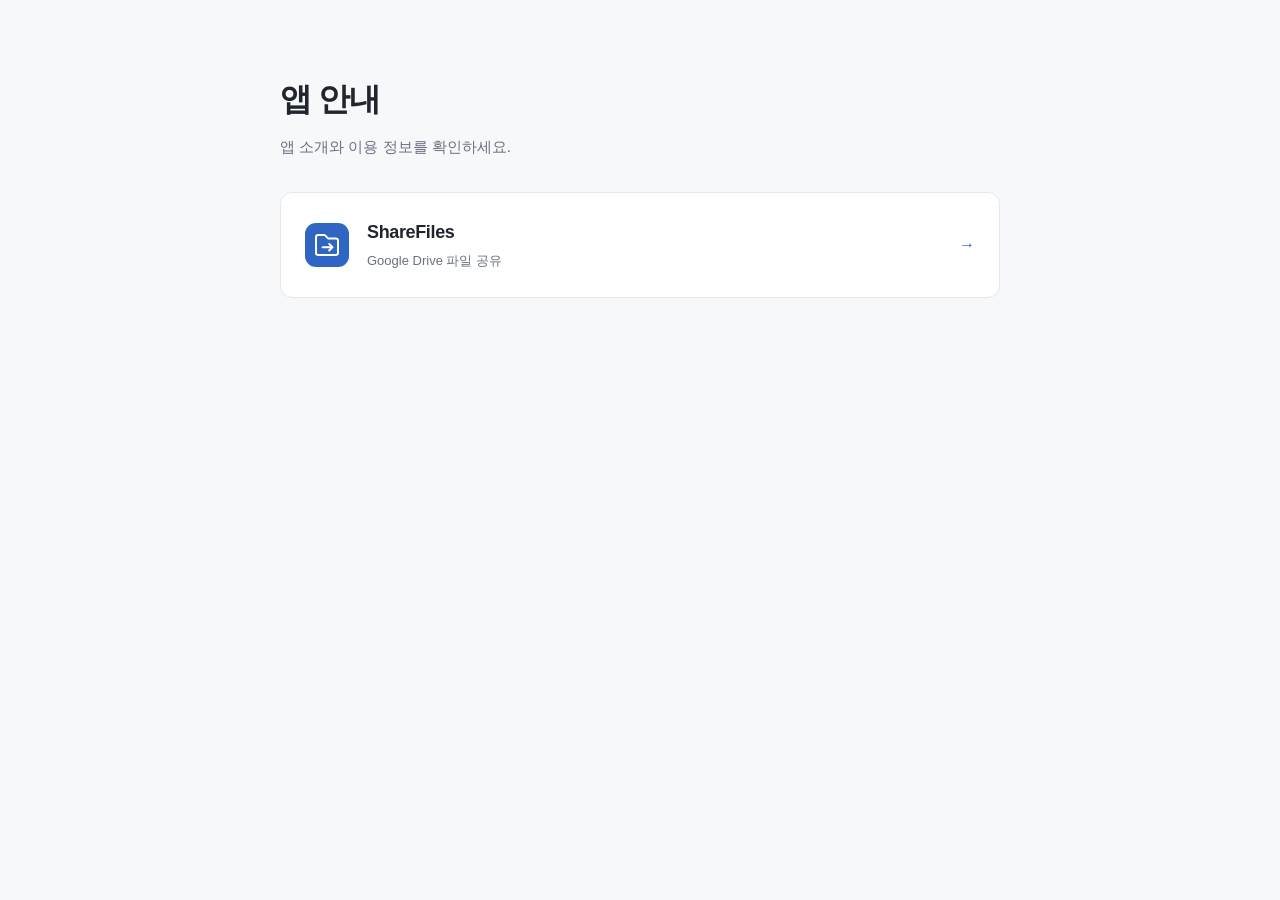
<file: index.html>
<!doctype html>
<html lang="ko">
<head>
  <meta charset="utf-8">
  <meta name="viewport" content="width=device-width, initial-scale=1">
  <meta name="color-scheme" content="light dark">
  <meta name="description" content="앱 소개와 이용 정보를 확인하세요.">
  <title>앱 안내</title>
  <link rel="stylesheet" href="site.css">
</head>
<body>
  <main>
    <header><h1>앱 안내</h1><p>앱 소개와 이용 정보를 확인하세요.</p></header>
    <nav aria-label="앱 목록">
      <a class="app" href="sharefiles/">
        <img src="sharefiles/favicon.svg" width="44" height="44" alt="">
        <div><h2>ShareFiles</h2><p>Google Drive 파일 공유</p></div>
        <span class="arrow" aria-hidden="true">→</span>
      </a>
    </nav>
  </main>
</body>
</html>
</file>
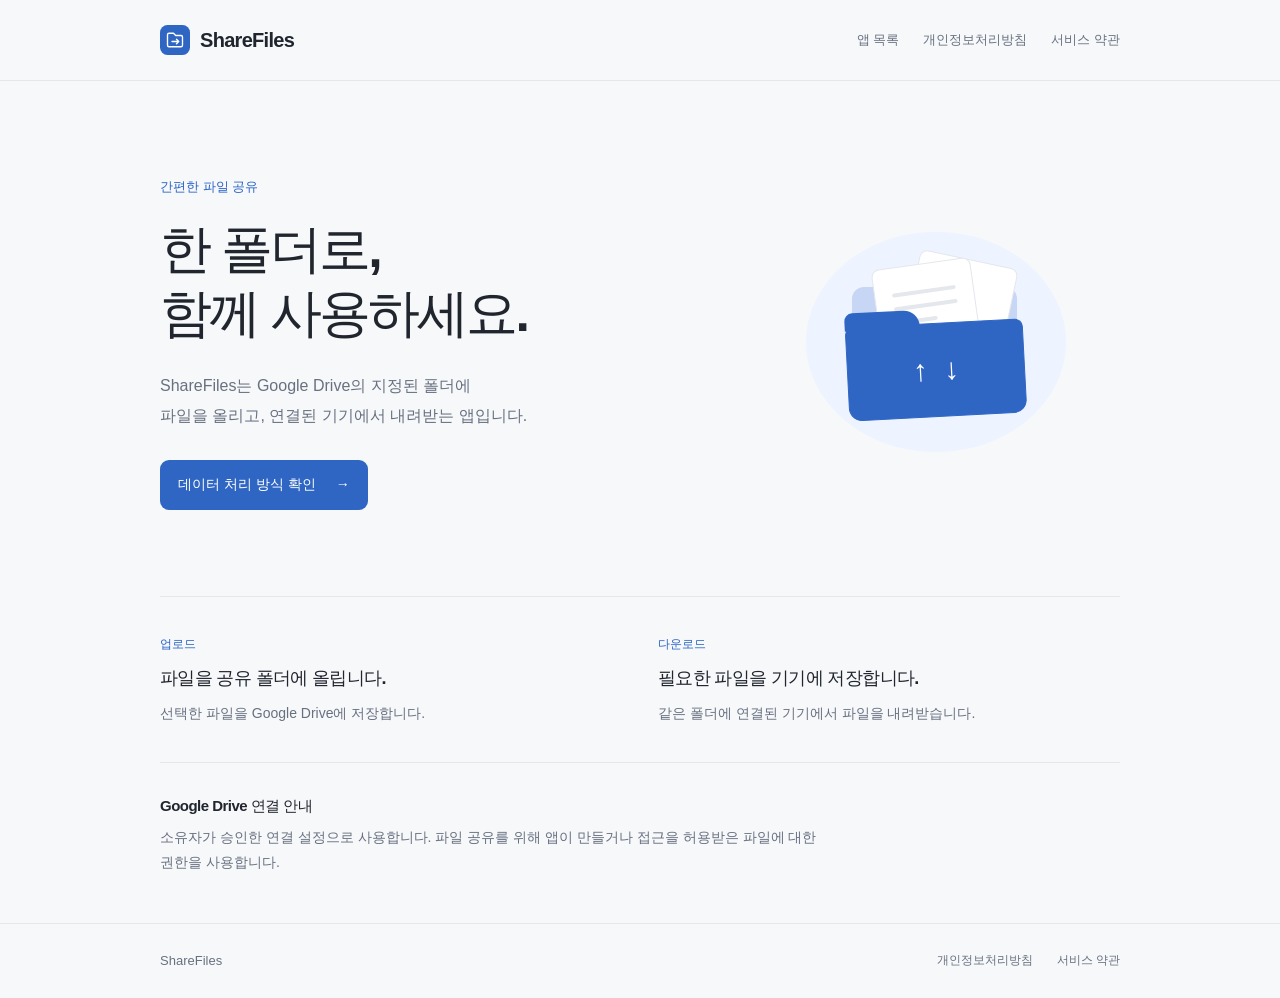
<file: sharefiles/index.html>
<!doctype html>
<html lang="ko">
<head>
  <meta charset="utf-8">
  <meta name="viewport" content="width=device-width, initial-scale=1">
  <meta name="color-scheme" content="light dark">
  <meta name="description" content="Google Drive의 지정된 폴더에 파일을 올리고 내려받는 파일 공유 앱, ShareFiles입니다.">
  <title>ShareFiles · 간편한 파일 공유</title>
  <link rel="icon" href="favicon.svg" type="image/svg+xml">
  <link rel="stylesheet" href="styles.css">
</head>
<body>
  <a class="skip-link" href="#main">본문으로 이동</a>
  <header class="site-header">
    <div class="container header-content">
      <a class="brand" href="./index.html" aria-label="ShareFiles 홈"><img src="favicon.svg" width="30" height="30" alt="">ShareFiles</a>
      <nav aria-label="주 메뉴"><a href="../index.html">앱 목록</a><a href="privacy.html">개인정보처리방침</a><a href="terms.html">서비스 약관</a></nav>
    </div>
  </header>
  <main id="main" class="container">
    <section class="hero" aria-labelledby="hero-title">
      <div class="hero-copy">
        <p class="eyebrow">간편한 파일 공유</p>
        <h1 id="hero-title">한 폴더로,<br>함께 사용하세요.</h1>
        <p class="lead">ShareFiles는 Google Drive의 지정된 폴더에<br class="wide-only"> 파일을 올리고, 연결된 기기에서 내려받는 앱입니다.</p>
        <a class="button" href="privacy.html">데이터 처리 방식 확인 <span aria-hidden="true">→</span></a>
      </div>
      <div class="folder-art" aria-hidden="true">
        <div class="paper paper-back"></div><div class="paper paper-front"><span></span><span></span><span></span></div>
        <div class="folder-front"><span>↑</span><span>↓</span></div>
      </div>
    </section>
    <section class="features" aria-label="앱 기능">
      <article><span class="feature-label">업로드</span><h2>파일을 공유 폴더에 올립니다.</h2><p>선택한 파일을 Google Drive에 저장합니다.</p></article>
      <article><span class="feature-label">다운로드</span><h2>필요한 파일을 기기에 저장합니다.</h2><p>같은 폴더에 연결된 기기에서 파일을 내려받습니다.</p></article>
    </section>
    <section class="connection-note" aria-labelledby="connection-title">
      <h2 id="connection-title">Google Drive 연결 안내</h2>
      <p>소유자가 승인한 연결 설정으로 사용합니다. 파일 공유를 위해 앱이 만들거나 접근을 허용받은 파일에 대한 권한을 사용합니다.</p>
    </section>
  </main>
  <footer class="site-footer"><div class="container footer-content"><span>ShareFiles</span><nav aria-label="하단 메뉴"><a href="privacy.html">개인정보처리방침</a><a href="terms.html">서비스 약관</a></nav></div></footer>
</body>
</html>
</file>
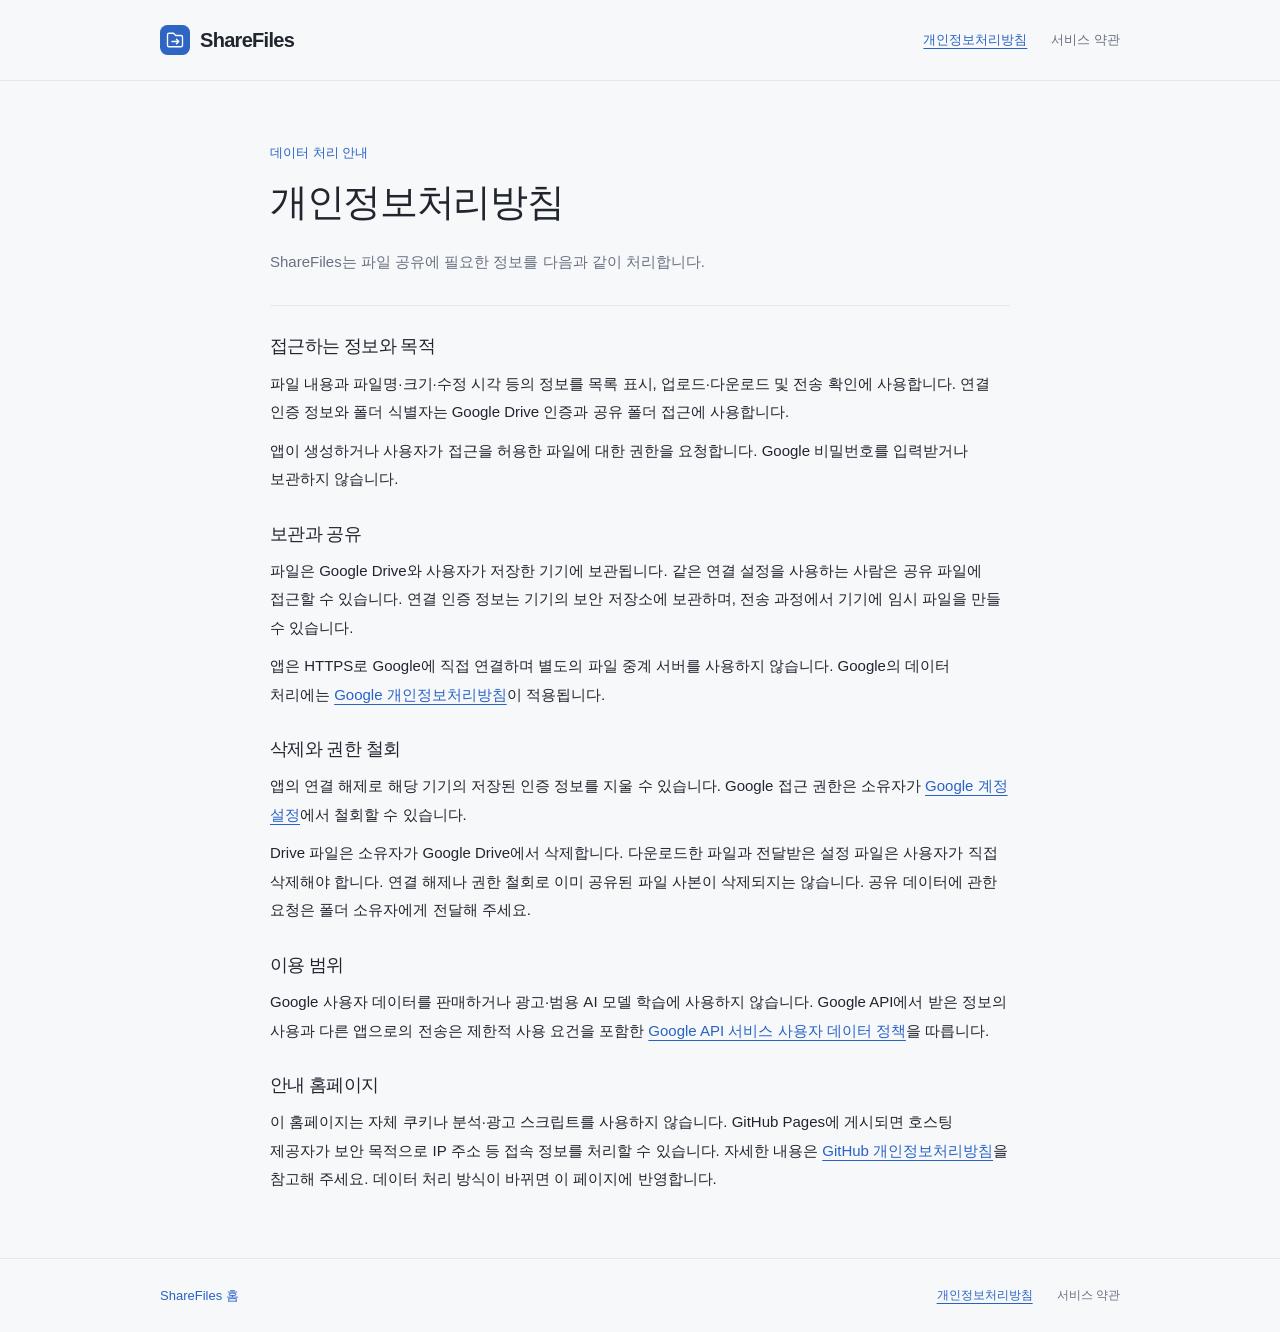
<file: privacy.html>
<!doctype html>
<html lang="ko">
<head>
  <meta charset="utf-8">
  <meta name="viewport" content="width=device-width, initial-scale=1">
  <meta name="color-scheme" content="light dark">
  <meta name="description" content="ShareFiles의 파일 및 연결 정보 처리 방식을 안내합니다.">
  <title>개인정보처리방침 · ShareFiles</title>
  <link rel="icon" href="favicon.svg" type="image/svg+xml">
  <link rel="stylesheet" href="styles.css">
</head>
<body>
  <a class="skip-link" href="#main">본문으로 이동</a>
  <header class="site-header"><div class="container header-content"><a class="brand" href="./index.html" aria-label="ShareFiles 홈"><img src="favicon.svg" width="30" height="30" alt="">ShareFiles</a><nav aria-label="주 메뉴"><a href="privacy.html" aria-current="page">개인정보처리방침</a><a href="terms.html">서비스 약관</a></nav></div></header>
  <main id="main" class="document container">
    <header class="document-header"><p class="eyebrow">데이터 처리 안내</p><h1>개인정보처리방침</h1><p class="lead">ShareFiles는 파일 공유에 필요한 정보를 다음과 같이 처리합니다.</p></header>
    <section><h2>접근하는 정보와 목적</h2><p>파일 내용과 파일명·크기·수정 시각 등의 정보를 목록 표시, 업로드·다운로드 및 전송 확인에 사용합니다. 연결 인증 정보와 폴더 식별자는 Google Drive 인증과 공유 폴더 접근에 사용합니다.</p><p>앱이 생성하거나 사용자가 접근을 허용한 파일에 대한 권한을 요청합니다. Google 비밀번호를 입력받거나 보관하지 않습니다.</p></section>
    <section><h2>보관과 공유</h2><p>파일은 Google Drive와 사용자가 저장한 기기에 보관됩니다. 같은 연결 설정을 사용하는 사람은 공유 파일에 접근할 수 있습니다. 연결 인증 정보는 기기의 보안 저장소에 보관하며, 전송 과정에서 기기에 임시 파일을 만들 수 있습니다.</p><p>앱은 HTTPS로 Google에 직접 연결하며 별도의 파일 중계 서버를 사용하지 않습니다. Google의 데이터 처리에는 <a href="https://policies.google.com/privacy?hl=ko">Google 개인정보처리방침</a>이 적용됩니다.</p></section>
    <section><h2>삭제와 권한 철회</h2><p>앱의 연결 해제로 해당 기기의 저장된 인증 정보를 지울 수 있습니다. Google 접근 권한은 소유자가 <a href="https://myaccount.google.com/connections">Google 계정 설정</a>에서 철회할 수 있습니다.</p><p>Drive 파일은 소유자가 Google Drive에서 삭제합니다. 다운로드한 파일과 전달받은 설정 파일은 사용자가 직접 삭제해야 합니다. 연결 해제나 권한 철회로 이미 공유된 파일 사본이 삭제되지는 않습니다. 공유 데이터에 관한 요청은 폴더 소유자에게 전달해 주세요.</p></section>
    <section><h2>이용 범위</h2><p>Google 사용자 데이터를 판매하거나 광고·범용 AI 모델 학습에 사용하지 않습니다. Google API에서 받은 정보의 사용과 다른 앱으로의 전송은 제한적 사용 요건을 포함한 <a href="https://developers.google.com/terms/api-services-user-data-policy">Google API 서비스 사용자 데이터 정책</a>을 따릅니다.</p></section>
    <section><h2>안내 홈페이지</h2><p>이 홈페이지는 자체 쿠키나 분석·광고 스크립트를 사용하지 않습니다. GitHub Pages에 게시되면 호스팅 제공자가 보안 목적으로 IP 주소 등 접속 정보를 처리할 수 있습니다. 자세한 내용은 <a href="https://docs.github.com/en/site-policy/privacy-policies/github-general-privacy-statement">GitHub 개인정보처리방침</a>을 참고해 주세요. 데이터 처리 방식이 바뀌면 이 페이지에 반영합니다.</p></section>
  </main>
  <footer class="site-footer"><div class="container footer-content"><a href="./index.html">ShareFiles 홈</a><nav aria-label="하단 메뉴"><a href="privacy.html" aria-current="page">개인정보처리방침</a><a href="terms.html">서비스 약관</a></nav></div></footer>
</body>
</html>
</file>
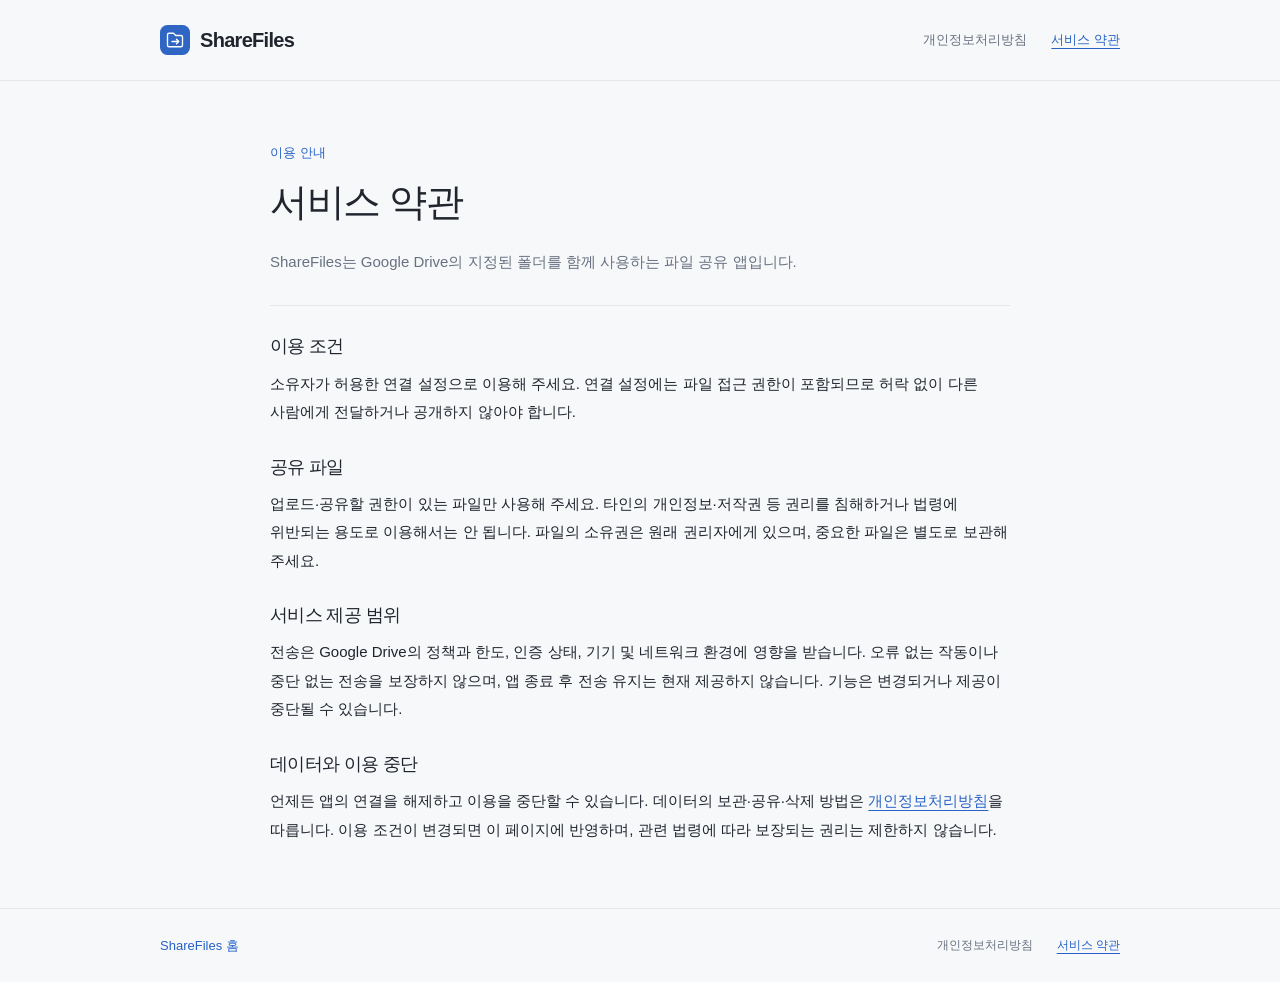
<file: terms.html>
<!doctype html>
<html lang="ko">
<head>
  <meta charset="utf-8">
  <meta name="viewport" content="width=device-width, initial-scale=1">
  <meta name="color-scheme" content="light dark">
  <meta name="description" content="ShareFiles 파일 공유 앱의 이용 조건을 안내합니다.">
  <title>서비스 약관 · ShareFiles</title>
  <link rel="icon" href="favicon.svg" type="image/svg+xml">
  <link rel="stylesheet" href="styles.css">
</head>
<body>
  <a class="skip-link" href="#main">본문으로 이동</a>
  <header class="site-header"><div class="container header-content"><a class="brand" href="./index.html" aria-label="ShareFiles 홈"><img src="favicon.svg" width="30" height="30" alt="">ShareFiles</a><nav aria-label="주 메뉴"><a href="privacy.html">개인정보처리방침</a><a href="terms.html" aria-current="page">서비스 약관</a></nav></div></header>
  <main id="main" class="document container">
    <header class="document-header"><p class="eyebrow">이용 안내</p><h1>서비스 약관</h1><p class="lead">ShareFiles는 Google Drive의 지정된 폴더를 함께 사용하는 파일 공유 앱입니다.</p></header>
    <section><h2>이용 조건</h2><p>소유자가 허용한 연결 설정으로 이용해 주세요. 연결 설정에는 파일 접근 권한이 포함되므로 허락 없이 다른 사람에게 전달하거나 공개하지 않아야 합니다.</p></section>
    <section><h2>공유 파일</h2><p>업로드·공유할 권한이 있는 파일만 사용해 주세요. 타인의 개인정보·저작권 등 권리를 침해하거나 법령에 위반되는 용도로 이용해서는 안 됩니다. 파일의 소유권은 원래 권리자에게 있으며, 중요한 파일은 별도로 보관해 주세요.</p></section>
    <section><h2>서비스 제공 범위</h2><p>전송은 Google Drive의 정책과 한도, 인증 상태, 기기 및 네트워크 환경에 영향을 받습니다. 오류 없는 작동이나 중단 없는 전송을 보장하지 않으며, 앱 종료 후 전송 유지는 현재 제공하지 않습니다. 기능은 변경되거나 제공이 중단될 수 있습니다.</p></section>
    <section><h2>데이터와 이용 중단</h2><p>언제든 앱의 연결을 해제하고 이용을 중단할 수 있습니다. 데이터의 보관·공유·삭제 방법은 <a href="privacy.html">개인정보처리방침</a>을 따릅니다. 이용 조건이 변경되면 이 페이지에 반영하며, 관련 법령에 따라 보장되는 권리는 제한하지 않습니다.</p></section>
  </main>
  <footer class="site-footer"><div class="container footer-content"><a href="./index.html">ShareFiles 홈</a><nav aria-label="하단 메뉴"><a href="privacy.html">개인정보처리방침</a><a href="terms.html" aria-current="page">서비스 약관</a></nav></div></footer>
</body>
</html>
</file>
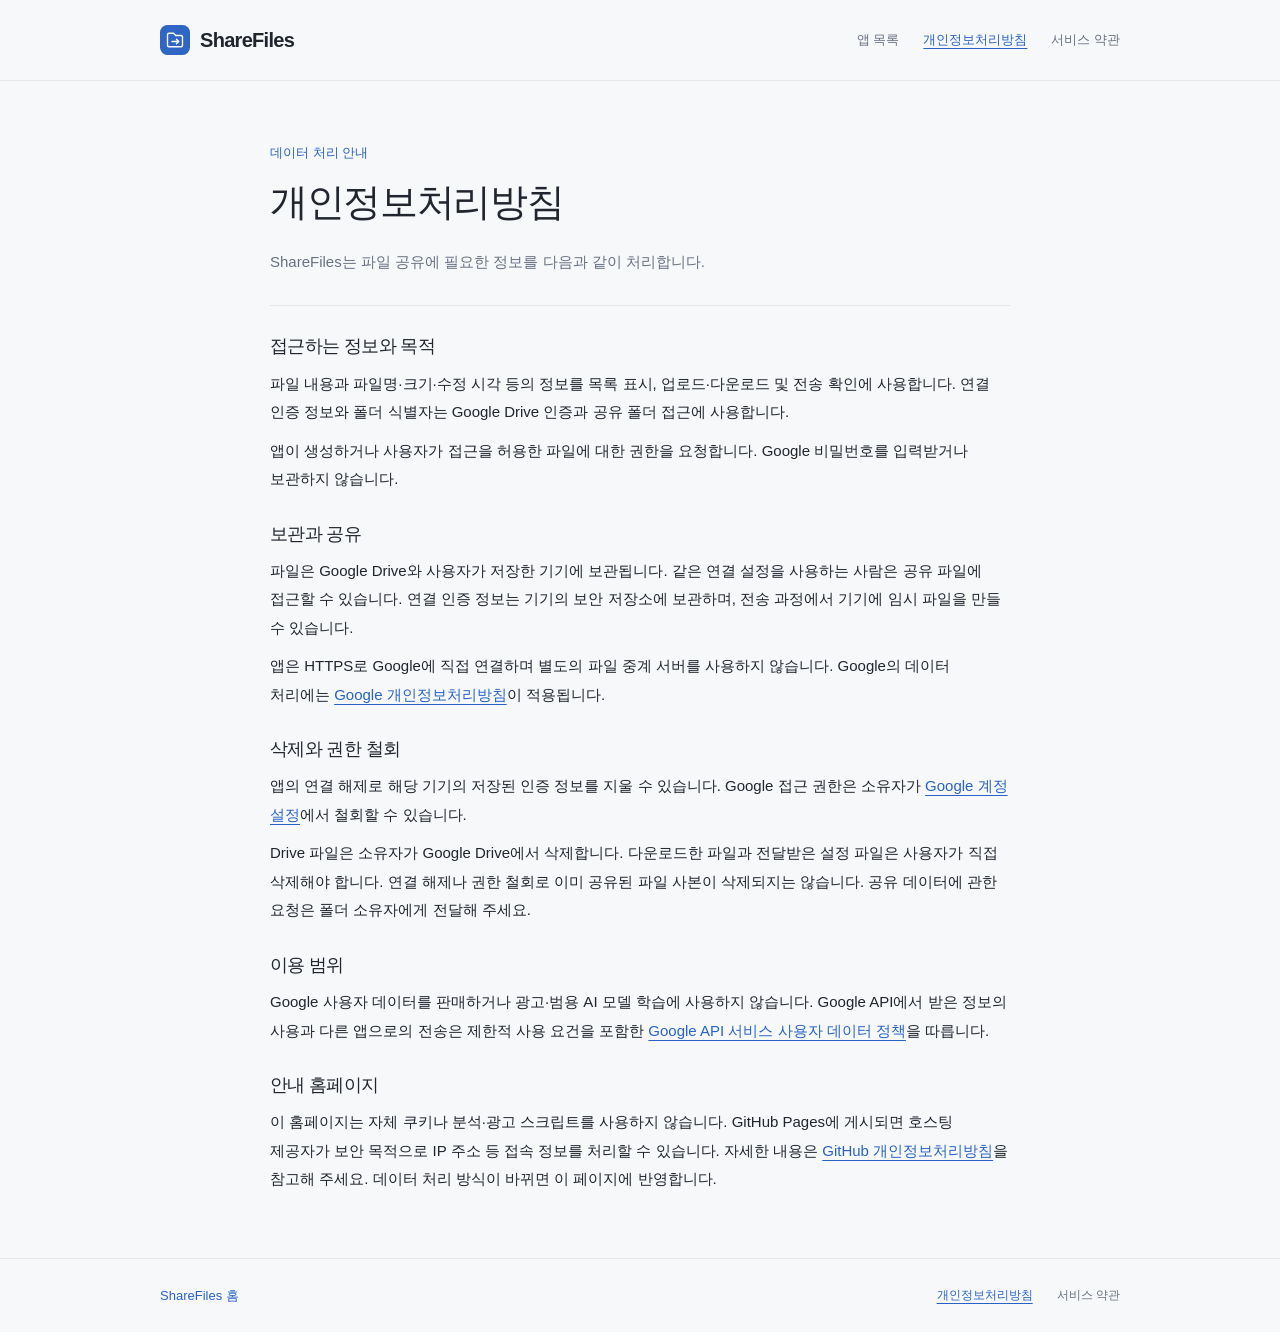
<file: sharefiles/privacy.html>
<!doctype html>
<html lang="ko">
<head>
  <meta charset="utf-8">
  <meta name="viewport" content="width=device-width, initial-scale=1">
  <meta name="color-scheme" content="light dark">
  <meta name="description" content="ShareFiles의 파일 및 연결 정보 처리 방식을 안내합니다.">
  <title>개인정보처리방침 · ShareFiles</title>
  <link rel="icon" href="favicon.svg" type="image/svg+xml">
  <link rel="stylesheet" href="styles.css">
</head>
<body>
  <a class="skip-link" href="#main">본문으로 이동</a>
  <header class="site-header"><div class="container header-content"><a class="brand" href="./index.html" aria-label="ShareFiles 홈"><img src="favicon.svg" width="30" height="30" alt="">ShareFiles</a><nav aria-label="주 메뉴"><a href="../index.html">앱 목록</a><a href="privacy.html" aria-current="page">개인정보처리방침</a><a href="terms.html">서비스 약관</a></nav></div></header>
  <main id="main" class="document container">
    <header class="document-header"><p class="eyebrow">데이터 처리 안내</p><h1>개인정보처리방침</h1><p class="lead">ShareFiles는 파일 공유에 필요한 정보를 다음과 같이 처리합니다.</p></header>
    <section><h2>접근하는 정보와 목적</h2><p>파일 내용과 파일명·크기·수정 시각 등의 정보를 목록 표시, 업로드·다운로드 및 전송 확인에 사용합니다. 연결 인증 정보와 폴더 식별자는 Google Drive 인증과 공유 폴더 접근에 사용합니다.</p><p>앱이 생성하거나 사용자가 접근을 허용한 파일에 대한 권한을 요청합니다. Google 비밀번호를 입력받거나 보관하지 않습니다.</p></section>
    <section><h2>보관과 공유</h2><p>파일은 Google Drive와 사용자가 저장한 기기에 보관됩니다. 같은 연결 설정을 사용하는 사람은 공유 파일에 접근할 수 있습니다. 연결 인증 정보는 기기의 보안 저장소에 보관하며, 전송 과정에서 기기에 임시 파일을 만들 수 있습니다.</p><p>앱은 HTTPS로 Google에 직접 연결하며 별도의 파일 중계 서버를 사용하지 않습니다. Google의 데이터 처리에는 <a href="https://policies.google.com/privacy?hl=ko">Google 개인정보처리방침</a>이 적용됩니다.</p></section>
    <section><h2>삭제와 권한 철회</h2><p>앱의 연결 해제로 해당 기기의 저장된 인증 정보를 지울 수 있습니다. Google 접근 권한은 소유자가 <a href="https://myaccount.google.com/connections">Google 계정 설정</a>에서 철회할 수 있습니다.</p><p>Drive 파일은 소유자가 Google Drive에서 삭제합니다. 다운로드한 파일과 전달받은 설정 파일은 사용자가 직접 삭제해야 합니다. 연결 해제나 권한 철회로 이미 공유된 파일 사본이 삭제되지는 않습니다. 공유 데이터에 관한 요청은 폴더 소유자에게 전달해 주세요.</p></section>
    <section><h2>이용 범위</h2><p>Google 사용자 데이터를 판매하거나 광고·범용 AI 모델 학습에 사용하지 않습니다. Google API에서 받은 정보의 사용과 다른 앱으로의 전송은 제한적 사용 요건을 포함한 <a href="https://developers.google.com/terms/api-services-user-data-policy">Google API 서비스 사용자 데이터 정책</a>을 따릅니다.</p></section>
    <section><h2>안내 홈페이지</h2><p>이 홈페이지는 자체 쿠키나 분석·광고 스크립트를 사용하지 않습니다. GitHub Pages에 게시되면 호스팅 제공자가 보안 목적으로 IP 주소 등 접속 정보를 처리할 수 있습니다. 자세한 내용은 <a href="https://docs.github.com/en/site-policy/privacy-policies/github-general-privacy-statement">GitHub 개인정보처리방침</a>을 참고해 주세요. 데이터 처리 방식이 바뀌면 이 페이지에 반영합니다.</p></section>
  </main>
  <footer class="site-footer"><div class="container footer-content"><a href="./index.html">ShareFiles 홈</a><nav aria-label="하단 메뉴"><a href="privacy.html" aria-current="page">개인정보처리방침</a><a href="terms.html">서비스 약관</a></nav></div></footer>
</body>
</html>
</file>
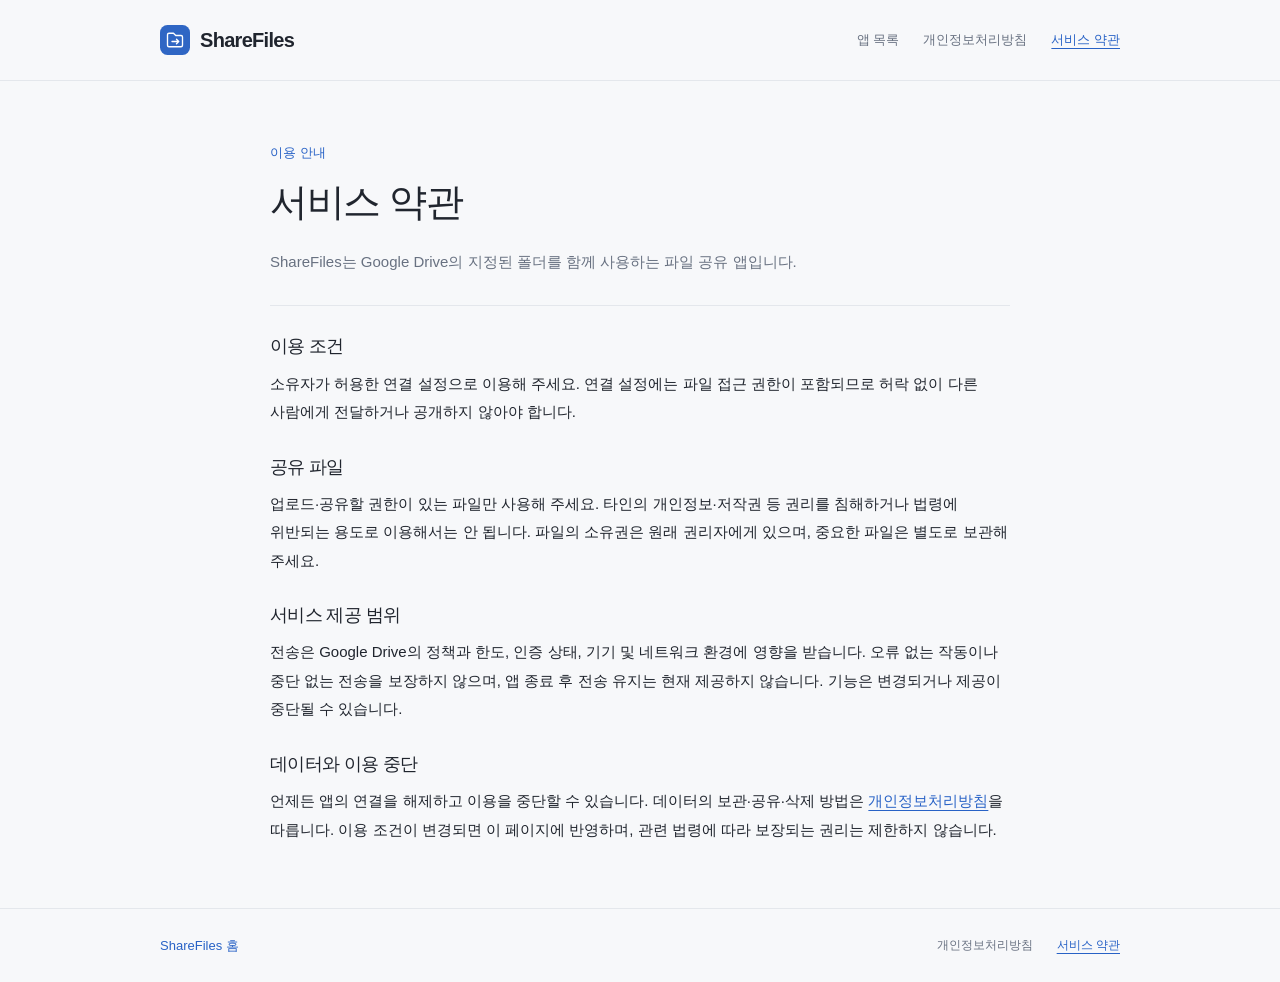
<file: sharefiles/terms.html>
<!doctype html>
<html lang="ko">
<head>
  <meta charset="utf-8">
  <meta name="viewport" content="width=device-width, initial-scale=1">
  <meta name="color-scheme" content="light dark">
  <meta name="description" content="ShareFiles 파일 공유 앱의 이용 조건을 안내합니다.">
  <title>서비스 약관 · ShareFiles</title>
  <link rel="icon" href="favicon.svg" type="image/svg+xml">
  <link rel="stylesheet" href="styles.css">
</head>
<body>
  <a class="skip-link" href="#main">본문으로 이동</a>
  <header class="site-header"><div class="container header-content"><a class="brand" href="./index.html" aria-label="ShareFiles 홈"><img src="favicon.svg" width="30" height="30" alt="">ShareFiles</a><nav aria-label="주 메뉴"><a href="../index.html">앱 목록</a><a href="privacy.html">개인정보처리방침</a><a href="terms.html" aria-current="page">서비스 약관</a></nav></div></header>
  <main id="main" class="document container">
    <header class="document-header"><p class="eyebrow">이용 안내</p><h1>서비스 약관</h1><p class="lead">ShareFiles는 Google Drive의 지정된 폴더를 함께 사용하는 파일 공유 앱입니다.</p></header>
    <section><h2>이용 조건</h2><p>소유자가 허용한 연결 설정으로 이용해 주세요. 연결 설정에는 파일 접근 권한이 포함되므로 허락 없이 다른 사람에게 전달하거나 공개하지 않아야 합니다.</p></section>
    <section><h2>공유 파일</h2><p>업로드·공유할 권한이 있는 파일만 사용해 주세요. 타인의 개인정보·저작권 등 권리를 침해하거나 법령에 위반되는 용도로 이용해서는 안 됩니다. 파일의 소유권은 원래 권리자에게 있으며, 중요한 파일은 별도로 보관해 주세요.</p></section>
    <section><h2>서비스 제공 범위</h2><p>전송은 Google Drive의 정책과 한도, 인증 상태, 기기 및 네트워크 환경에 영향을 받습니다. 오류 없는 작동이나 중단 없는 전송을 보장하지 않으며, 앱 종료 후 전송 유지는 현재 제공하지 않습니다. 기능은 변경되거나 제공이 중단될 수 있습니다.</p></section>
    <section><h2>데이터와 이용 중단</h2><p>언제든 앱의 연결을 해제하고 이용을 중단할 수 있습니다. 데이터의 보관·공유·삭제 방법은 <a href="privacy.html">개인정보처리방침</a>을 따릅니다. 이용 조건이 변경되면 이 페이지에 반영하며, 관련 법령에 따라 보장되는 권리는 제한하지 않습니다.</p></section>
  </main>
  <footer class="site-footer"><div class="container footer-content"><a href="./index.html">ShareFiles 홈</a><nav aria-label="하단 메뉴"><a href="privacy.html">개인정보처리방침</a><a href="terms.html" aria-current="page">서비스 약관</a></nav></div></footer>
</body>
</html>
</file>
<file: site.css>
:root {
  color-scheme: light dark;
  --background: #f7f8fa;
  --surface: #ffffff;
  --text: #20252e;
  --muted: #687181;
  --border: #e4e7ec;
  --accent: #2862c6;
  font-family: -apple-system, BlinkMacSystemFont, "Segoe UI", sans-serif;
  -webkit-font-smoothing: antialiased;
}
@media (prefers-color-scheme: dark) {
  :root {
    --background: #1c1e22;
    --surface: #25282d;
    --text: #edf0f5;
    --muted: #a9b1be;
    --border: #393e47;
    --accent: #9dbfff;
  }
}
* { box-sizing: border-box; }
body { margin: 0; color: var(--text); background: var(--background); line-height: 1.7; word-break: keep-all; overflow-wrap: anywhere; }
main { width: min(720px, calc(100% - 40px)); margin: 0 auto; padding: 72px 0; }
header { margin-bottom: 32px; }
h1, h2, p { margin: 0; }
h1 { font-size: 32px; letter-spacing: -.04em; }
header p { margin-top: 8px; color: var(--muted); font-size: 15px; }
nav { display: grid; gap: 16px; }
.app { display: flex; align-items: center; gap: 18px; padding: 24px; border: 1px solid var(--border); border-radius: 12px; background: var(--surface); color: inherit; text-decoration: none; }
.app img { flex: none; }
.app h2 { font-size: 18px; letter-spacing: -.02em; }
.app p { color: var(--muted); font-size: 13px; margin-top: 3px; }
.arrow { color: var(--accent); margin-left: auto; }
.app:hover { border-color: var(--accent); }
.app:focus-visible { outline: 3px solid var(--accent); outline-offset: 4px; }
@media (max-width: 480px) {
  main { padding-top: 44px; }
  .app { padding: 19px; gap: 14px; }
}
</file>
<file: sharefiles/styles.css>
:root {
  color-scheme: light dark;
  --background: #f7f8fa;
  --surface: #ffffff;
  --text: #20252e;
  --muted: #687181;
  --border: #e4e7ec;
  --accent: #2862c6;
  --button: #2f66c4;
  --on-button: #ffffff;
  --soft: #edf3ff;
  font-family: -apple-system, BlinkMacSystemFont, "Segoe UI", sans-serif;
  font-synthesis: none;
  -webkit-font-smoothing: antialiased;
}
@media (prefers-color-scheme: dark) {
  :root {
    --background: #1c1e22;
    --surface: #25282d;
    --text: #edf0f5;
    --muted: #a9b1be;
    --border: #393e47;
    --accent: #9dbfff;
    --button: #9dbfff;
    --on-button: #1c1e22;
    --soft: #28374f;
  }
}
* { box-sizing: border-box; }
body { margin: 0; background: var(--background); color: var(--text); font-size: 16px; line-height: 1.8; word-break: keep-all; overflow-wrap: anywhere; }
a { color: var(--accent); text-underline-offset: 4px; }
a:hover { text-decoration-thickness: 2px; }
a:focus-visible { outline: 3px solid var(--accent); outline-offset: 5px; border-radius: 3px; }
h1, h2, p { margin: 0; }
h1, h2 { line-height: 1.4; letter-spacing: -.035em; }
.container { width: min(960px, calc(100% - 64px)); margin-inline: auto; }
.skip-link { position: absolute; top: -100px; left: 16px; z-index: 5; padding: 10px 16px; background: var(--surface); }
.skip-link:focus { top: 12px; }
.site-header { border-bottom: 1px solid var(--border); }
.header-content { display: flex; align-items: center; justify-content: space-between; min-height: 80px; gap: 20px; padding-block: 16px; }
.brand { display: inline-flex; align-items: center; gap: 10px; color: var(--text); font-size: 20px; font-weight: 700; letter-spacing: -.035em; text-decoration: none; }
.brand img { flex: none; }
nav { display: flex; align-items: center; flex-wrap: wrap; gap: 24px; }
nav a { color: var(--muted); font-size: 13px; text-decoration: none; }
nav a:hover, nav a[aria-current="page"] { color: var(--accent); text-decoration: underline; }
.hero { display: grid; grid-template-columns: 1.5fr 1fr; gap: 40px; align-items: center; padding-block: 94px 86px; }
.eyebrow { color: var(--accent); font-size: 13px; font-weight: 650; margin-bottom: 20px; }
.hero h1 { font-size: clamp(36px, 4.6vw, 52px); font-weight: 750; line-height: 1.23; letter-spacing: -.055em; }
.lead { color: var(--muted); font-size: 16px; line-height: 1.85; }
.hero .lead { margin-top: 25px; }
.button { display: inline-flex; align-items: center; justify-content: center; gap: 20px; margin-top: 30px; padding: 12px 18px; color: var(--on-button); background: var(--button); border-radius: 9px; text-decoration: none; font-size: 14px; font-weight: 650; }
.button:hover { filter: brightness(.95); }
.folder-art { position: relative; width: 260px; height: 220px; justify-self: center; border-radius: 50%; background: var(--soft); }
.folder-art::before { content: ""; position: absolute; width: 165px; height: 122px; left: 46px; top: 55px; background: var(--accent); border-radius: 12px; opacity: .2; }
.paper { position: absolute; width: 100px; height: 115px; border: 1px solid var(--border); border-radius: 8px; background: var(--surface); }
.paper-back { top: 26px; left: 102px; transform: rotate(12deg); }
.paper-front { top: 31px; left: 72px; transform: rotate(-8deg); padding: 25px 17px; }
.paper-front span { display: block; height: 4px; background: var(--border); border-radius: 2px; margin-bottom: 10px; }
.paper-front span:last-child { width: 65%; }
.folder-front { position: absolute; inset: 91px 41px 35px; display: flex; gap: 16px; align-items: center; justify-content: center; background: var(--button); color: var(--on-button); border: 1px solid var(--button); border-radius: 8px 8px 13px 13px; transform: rotate(-3deg); }
.folder-front::before { content: ""; position: absolute; top: -15px; left: -1px; width: 75px; height: 18px; background: var(--button); border-radius: 8px 16px 0 0; }
.folder-front span { font-size: 30px; line-height: 1; }
.features { display: grid; grid-template-columns: repeat(2, 1fr); gap: 36px; border-block: 1px solid var(--border); padding-block: 32px 36px; }
.feature-label { color: var(--accent); font-size: 12px; font-weight: 650; }
.features h2 { font-size: 18px; margin-block: 9px; }
.features p, .connection-note p { color: var(--muted); font-size: 14px; }
.connection-note { max-width: 660px; padding-block: 32px 48px; }
.connection-note h2 { font-size: 15px; margin-bottom: 9px; }
.site-footer { border-top: 1px solid var(--border); }
.footer-content { display: flex; justify-content: space-between; gap: 24px; padding-block: 25px; align-items: center; font-size: 13px; color: var(--muted); }
.footer-content > a { text-decoration: none; }
.footer-content nav a { font-size: 12px; }
.document { max-width: 740px; padding-block: 60px 64px; }
.document-header { padding-bottom: 30px; border-bottom: 1px solid var(--border); }
.document-header .eyebrow { margin-bottom: 12px; }
.document h1 { font-size: clamp(29px, 4vw, 38px); }
.document .lead { margin-top: 18px; font-size: 15px; }
.document section { margin-top: 28px; }
.document h2 { font-size: 18px; margin-bottom: 10px; }
.document section p { font-size: 15px; line-height: 1.9; }
.document section p + p { margin-top: 10px; }
@media (max-width: 740px) {
  .hero { grid-template-columns: 1.6fr 1fr; gap: 20px; padding-block: 64px; }
  .folder-art { width: 208px; height: 190px; transform: scale(.85); }
  .wide-only { display: none; }
}
@media (max-width: 580px) {
  .container { width: calc(100% - 40px); }
  .header-content { flex-wrap: wrap; gap: 12px 20px; min-height: 72px; }
  .brand { font-size: 18px; }
  nav { gap: 16px; }
  nav a { font-size: 12px; }
  .hero { grid-template-columns: 1fr; gap: 24px; padding-block: 42px 30px; }
  .hero h1 { font-size: clamp(34px, 9vw, 44px); }
  .hero .lead { margin-top: 20px; }
  .folder-art { width: 260px; height: 220px; transform: scale(.82); }
  .features { grid-template-columns: 1fr; gap: 25px; padding-block: 26px; }
  .features h2 { margin-block: 6px; font-size: 17px; }
  .footer-content { align-items: flex-start; flex-direction: column; gap: 12px; }
  .document { padding-block: 38px 45px; }
}
@media print {
  :root { color-scheme: light; --background: white; --surface: white; --text: #20252e; --muted: #404550; --accent: #20252e; --border: #cccccc; }
  .site-header, .skip-link, .button, .folder-art, .site-footer { display: none; }
  .container { width: 100%; }
  .document { padding: 0; max-width: none; }
  .document section { break-inside: avoid; }
}
</file>
<file: styles.css>
:root {
  color-scheme: light dark;
  --background: #f7f8fa;
  --surface: #ffffff;
  --text: #20252e;
  --muted: #687181;
  --border: #e4e7ec;
  --accent: #2862c6;
  --button: #2f66c4;
  --on-button: #ffffff;
  --soft: #edf3ff;
  font-family: -apple-system, BlinkMacSystemFont, "Segoe UI", sans-serif;
  font-synthesis: none;
  -webkit-font-smoothing: antialiased;
}
@media (prefers-color-scheme: dark) {
  :root {
    --background: #1c1e22;
    --surface: #25282d;
    --text: #edf0f5;
    --muted: #a9b1be;
    --border: #393e47;
    --accent: #9dbfff;
    --button: #9dbfff;
    --on-button: #1c1e22;
    --soft: #28374f;
  }
}
* { box-sizing: border-box; }
body { margin: 0; background: var(--background); color: var(--text); font-size: 16px; line-height: 1.8; word-break: keep-all; overflow-wrap: anywhere; }
a { color: var(--accent); text-underline-offset: 4px; }
a:hover { text-decoration-thickness: 2px; }
a:focus-visible { outline: 3px solid var(--accent); outline-offset: 5px; border-radius: 3px; }
h1, h2, p { margin: 0; }
h1, h2 { line-height: 1.4; letter-spacing: -.035em; }
.container { width: min(960px, calc(100% - 64px)); margin-inline: auto; }
.skip-link { position: absolute; top: -100px; left: 16px; z-index: 5; padding: 10px 16px; background: var(--surface); }
.skip-link:focus { top: 12px; }
.site-header { border-bottom: 1px solid var(--border); }
.header-content { display: flex; align-items: center; justify-content: space-between; min-height: 80px; gap: 20px; padding-block: 16px; }
.brand { display: inline-flex; align-items: center; gap: 10px; color: var(--text); font-size: 20px; font-weight: 700; letter-spacing: -.035em; text-decoration: none; }
.brand img { flex: none; }
nav { display: flex; align-items: center; flex-wrap: wrap; gap: 24px; }
nav a { color: var(--muted); font-size: 13px; text-decoration: none; }
nav a:hover, nav a[aria-current="page"] { color: var(--accent); text-decoration: underline; }
.hero { display: grid; grid-template-columns: 1.5fr 1fr; gap: 40px; align-items: center; padding-block: 94px 86px; }
.eyebrow { color: var(--accent); font-size: 13px; font-weight: 650; margin-bottom: 20px; }
.hero h1 { font-size: clamp(36px, 4.6vw, 52px); font-weight: 750; line-height: 1.23; letter-spacing: -.055em; }
.lead { color: var(--muted); font-size: 16px; line-height: 1.85; }
.hero .lead { margin-top: 25px; }
.button { display: inline-flex; align-items: center; justify-content: center; gap: 20px; margin-top: 30px; padding: 12px 18px; color: var(--on-button); background: var(--button); border-radius: 9px; text-decoration: none; font-size: 14px; font-weight: 650; }
.button:hover { filter: brightness(.95); }
.folder-art { position: relative; width: 260px; height: 220px; justify-self: center; border-radius: 50%; background: var(--soft); }
.folder-art::before { content: ""; position: absolute; width: 165px; height: 122px; left: 46px; top: 55px; background: var(--accent); border-radius: 12px; opacity: .2; }
.paper { position: absolute; width: 100px; height: 115px; border: 1px solid var(--border); border-radius: 8px; background: var(--surface); }
.paper-back { top: 26px; left: 102px; transform: rotate(12deg); }
.paper-front { top: 31px; left: 72px; transform: rotate(-8deg); padding: 25px 17px; }
.paper-front span { display: block; height: 4px; background: var(--border); border-radius: 2px; margin-bottom: 10px; }
.paper-front span:last-child { width: 65%; }
.folder-front { position: absolute; inset: 91px 41px 35px; display: flex; gap: 16px; align-items: center; justify-content: center; background: var(--button); color: var(--on-button); border: 1px solid var(--button); border-radius: 8px 8px 13px 13px; transform: rotate(-3deg); }
.folder-front::before { content: ""; position: absolute; top: -15px; left: -1px; width: 75px; height: 18px; background: var(--button); border-radius: 8px 16px 0 0; }
.folder-front span { font-size: 30px; line-height: 1; }
.features { display: grid; grid-template-columns: repeat(2, 1fr); gap: 36px; border-block: 1px solid var(--border); padding-block: 32px 36px; }
.feature-label { color: var(--accent); font-size: 12px; font-weight: 650; }
.features h2 { font-size: 18px; margin-block: 9px; }
.features p, .connection-note p { color: var(--muted); font-size: 14px; }
.connection-note { max-width: 660px; padding-block: 32px 48px; }
.connection-note h2 { font-size: 15px; margin-bottom: 9px; }
.site-footer { border-top: 1px solid var(--border); }
.footer-content { display: flex; justify-content: space-between; gap: 24px; padding-block: 25px; align-items: center; font-size: 13px; color: var(--muted); }
.footer-content > a { text-decoration: none; }
.footer-content nav a { font-size: 12px; }
.document { max-width: 740px; padding-block: 60px 64px; }
.document-header { padding-bottom: 30px; border-bottom: 1px solid var(--border); }
.document-header .eyebrow { margin-bottom: 12px; }
.document h1 { font-size: clamp(29px, 4vw, 38px); }
.document .lead { margin-top: 18px; font-size: 15px; }
.document section { margin-top: 28px; }
.document h2 { font-size: 18px; margin-bottom: 10px; }
.document section p { font-size: 15px; line-height: 1.9; }
.document section p + p { margin-top: 10px; }
@media (max-width: 740px) {
  .hero { grid-template-columns: 1.6fr 1fr; gap: 20px; padding-block: 64px; }
  .folder-art { width: 208px; height: 190px; transform: scale(.85); }
  .wide-only { display: none; }
}
@media (max-width: 580px) {
  .container { width: calc(100% - 40px); }
  .header-content { flex-wrap: wrap; gap: 12px 20px; min-height: 72px; }
  .brand { font-size: 18px; }
  nav { gap: 16px; }
  nav a { font-size: 12px; }
  .hero { grid-template-columns: 1fr; gap: 24px; padding-block: 42px 30px; }
  .hero h1 { font-size: clamp(34px, 9vw, 44px); }
  .hero .lead { margin-top: 20px; }
  .folder-art { width: 260px; height: 220px; transform: scale(.82); }
  .features { grid-template-columns: 1fr; gap: 25px; padding-block: 26px; }
  .features h2 { margin-block: 6px; font-size: 17px; }
  .footer-content { align-items: flex-start; flex-direction: column; gap: 12px; }
  .document { padding-block: 38px 45px; }
}
@media print {
  :root { color-scheme: light; --background: white; --surface: white; --text: #20252e; --muted: #404550; --accent: #20252e; --border: #cccccc; }
  .site-header, .skip-link, .button, .folder-art, .site-footer { display: none; }
  .container { width: 100%; }
  .document { padding: 0; max-width: none; }
  .document section { break-inside: avoid; }
}
</file>
